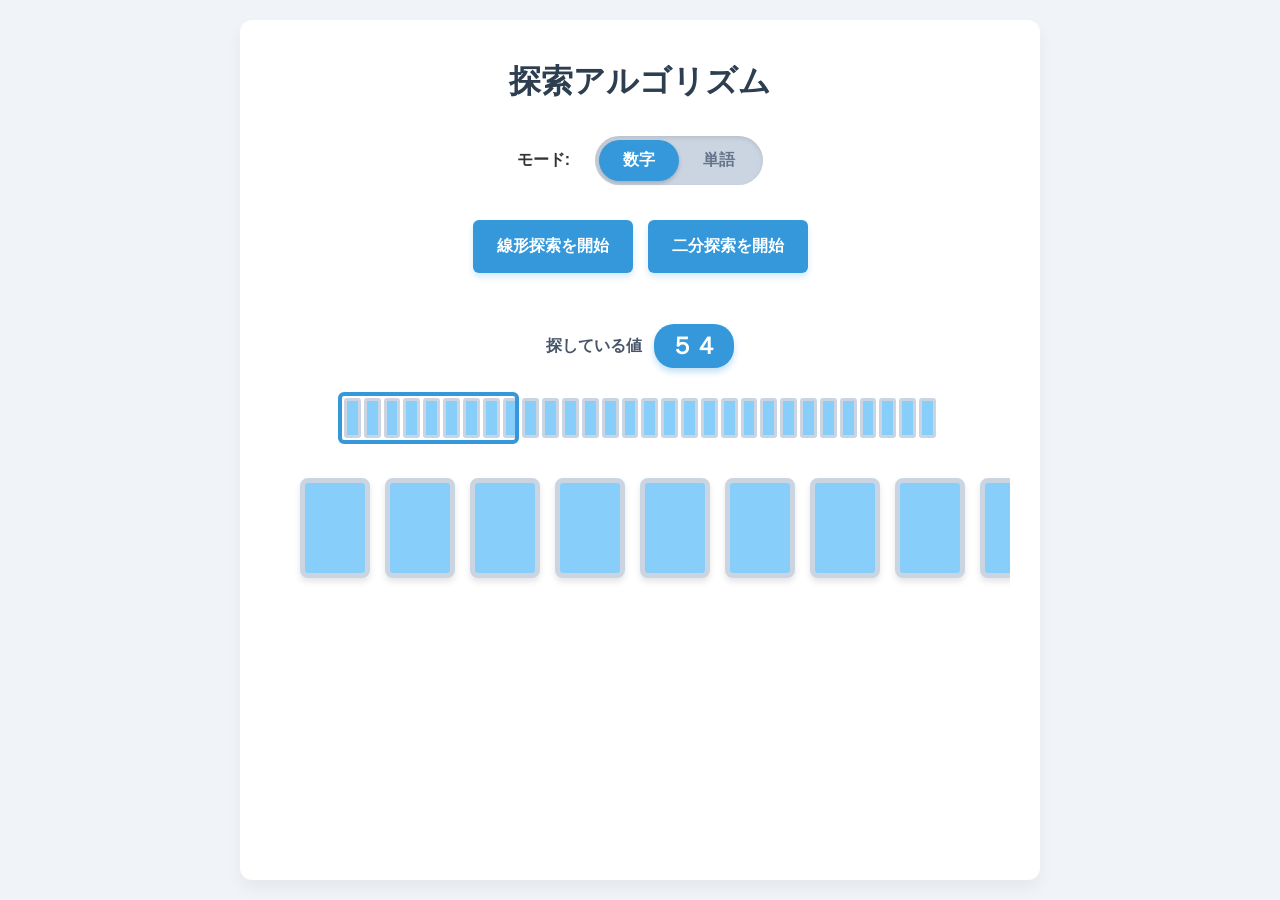
<file: algo-search/index.html>
<!DOCTYPE html>
<html lang="ja">
<head>
    <meta charset="UTF-8">
    <meta name="viewport" content="width=device-width, initial-scale=1.0">
    <title>探索アルゴリズム</title>
    <link rel="stylesheet" href="style.css">
</head>
<body>
    <div class="container">
        <h1>探索アルゴリズム</h1>
        
        <div class="header-area">
            <div class="controls" id="controls">
                <div class="control-group" id="mode-control" style="margin-bottom: 20px;">
                    <span style="font-weight: bold; margin-right: 10px; display: flex; align-items: center;">モード:</span>
                    <div class="toggle-switch">
                        <input type="radio" id="mode-number" name="mode" value="number" checked>
                        <label for="mode-number">数字</label>
                        <input type="radio" id="mode-word" name="mode" value="word">
                        <label for="mode-word">単語</label>
                        <div class="toggle-slider"></div>
                    </div>
                </div>
                <div class="control-group" id="start-controls">
                    <button id="btn-start-linear">線形探索を開始</button>
                    <button id="btn-start-binary">二分探索を開始</button>
                </div>
            </div>
            
            <div id="game-info" class="hidden" style="width: 100%;">
                <h2 id="current-algo-title" style="margin-top: 0; color: #2c3e50; margin-bottom: 15px;"></h2>
                <div class="message-box" id="guide-message">
                    <!-- ガイドメッセージがここに表示されます -->
                </div>
            </div>
        </div>

        <div id="target-area" style="text-align: center; margin: 0 0 20px 0;">
            <div class="target-badge-container">
                <span class="target-label">探している値</span>
                <span class="target-badge" id="target-value"></span>
            </div>
        </div>

        <div class="minimap-container">
            <div class="minimap-track">
                <div id="minimap-cards"></div>
                <div id="minimap-viewport-box"></div>
            </div>
        </div>

        <div class="cards-container main-view-container" id="main-view-container">
            <div id="main-cards"></div>
        </div>

        <div class="footer-area">
            <div id="result-area">
                <h2 id="result-message"></h2>
            </div>
            <div id="retry-controls" class="retry-controls hidden" style="margin-top: 15px;">
                <button id="btn-retry-diff">違う並びでもう一度</button>
                <button id="btn-retry-same">同じ並びでもう一度</button>
            </div>
        </div>
    </div>
    <script src="main.js"></script>
</body>
</html>
</file>
<file: algo-search/style.css>
/* style.css */
body {
    font-family: 'Helvetica Neue', Arial, 'Hiragino Kaku Gothic ProN', 'Hiragino Sans', Meiryo, sans-serif;
    background-color: #f0f4f8;
    margin: 0;
    padding: 20px;
    display: flex;
    justify-content: center;
    color: #333;
    min-height: 100vh;
    box-sizing: border-box;
}

.container {
    background: #ffffff;
    padding: 40px 30px;
    border-radius: 12px;
    box-shadow: 0 8px 16px rgba(0,0,0,0.05);
    max-width: 800px;
    width: 100%;
    text-align: center;
    display: flex;
    flex-direction: column;
    box-sizing: border-box;
}

h1 {
    margin-top: 0;
    margin-bottom: 20px;
    color: #2c3e50;
    flex-shrink: 0;
}

.header-area {
    min-height: 180px;
    display: flex;
    flex-direction: column;
    justify-content: center;
    align-items: center;
    margin-bottom: 20px;
}

.controls {
    display: flex;
    flex-direction: column;
    align-items: center;
    gap: 15px;
    margin-bottom: 20px;
}

.control-group {
    display: flex;
    gap: 15px;
    justify-content: center;
    align-items: center;
}

/* Toggle Switch */
.toggle-switch {
    position: relative;
    display: inline-flex;
    background-color: #cbd5e1;
    border-radius: 30px;
    padding: 4px;
    box-shadow: inset 0 2px 4px rgba(0,0,0,0.1);
}

.toggle-switch input {
    display: none;
}

.toggle-switch label {
    position: relative;
    z-index: 1;
    padding: 10px 24px;
    font-size: 16px;
    font-weight: bold;
    color: #64748b;
    cursor: pointer;
    transition: color 0.3s;
    user-select: none;
    margin: 0;
}

.toggle-switch input:checked + label {
    color: #ffffff;
}

.toggle-slider {
    position: absolute;
    top: 4px;
    left: 4px;
    height: calc(100% - 8px);
    width: calc(50% - 4px);
    background-color: #3498db;
    border-radius: 26px;
    transition: transform 0.3s cubic-bezier(0.4, 0.0, 0.2, 1);
    box-shadow: 0 2px 4px rgba(0,0,0,0.2);
}

#mode-word:checked ~ .toggle-slider {
    transform: translateX(100%);
}

button {
    padding: 16px 24px;
    margin: 0;
    font-size: 16px;
    font-weight: bold;
    cursor: pointer;
    border: none;
    border-radius: 6px;
    background-color: #3498db;
    color: white;
    transition: background-color 0.2s, transform 0.1s;
    box-shadow: 0 4px 6px rgba(52, 152, 219, 0.2);
    -webkit-appearance: none;
    appearance: none;
}


button:hover {
    background-color: #64748b;
}

button.active {
    background-color: #3498db;
    box-shadow: 0 4px 6px rgba(52, 152, 219, 0.2);
}

button.active:hover {
    background-color: #2980b9;
}

button:active {
    transform: translateY(2px);
    box-shadow: 0 2px 4px rgba(0,0,0,0.1);
}

.hidden {
    display: none !important;
}

.retry-controls {
    display: flex;
    flex-wrap: wrap;
    gap: 15px;
    justify-content: center;
}

.message-box {
    margin: 20px auto;
    padding: 20px;
    background-color: #e8f4fd;
    border-left: 5px solid #3498db;
    border-radius: 4px;
    font-size: 16px;
    line-height: 1.5;
    max-width: 600px;
    text-align: left;
}

/* Minimap */
.minimap-container {
    position: relative;
    width: 100%;
    max-width: 600px;
    margin: 0 auto 10px auto;
    height: 60px;
    flex-shrink: 0;
    padding: 10px 4px;
    box-sizing: border-box;
}

.minimap-track {
    position: relative;
    width: 100%;
    height: 100%;
    border-radius: 3px;
    overflow: visible;
}

#minimap-cards {
    display: flex;
    height: 100%;
    width: 100%;
    gap: 3px;
}

.mini-card {
    flex: 1;
    box-sizing: border-box;
    background-color: #87cefa;
    border: 3px solid #cbd5e1;
    border-radius: 3px;
    transition: background-color 0.3s, border-color 0.3s;
}

.mini-card.revealed {
    background-color: #ffffff;
}

.mini-card.grayed-out {
    background-color: #cbd5e1;
    border-color: #e2e8f0;
}

.mini-card.highlight {
    border-color: #eab308;
}

#minimap-viewport-box {
    position: absolute;
    top: 0;
    left: 0;
    height: 100%;
    box-sizing: border-box;
    pointer-events: none;
    transition: transform 0.1s, width 0.1s;
    transform-origin: left top;
    z-index: 10;
}

#minimap-viewport-box::before {
    content: "";
    position: absolute;
    top: -6px;
    bottom: -6px;
    left: -6px;
    right: -6px;
    border: 4px solid #3498db;
    border-radius: 6px;
    box-sizing: border-box;
    pointer-events: none;
}

/* Main View */
.main-view-container {
    position: relative;
    width: 100%;
    overflow-x: auto;
    overflow-y: hidden;
    padding: 20px 0;
    box-sizing: border-box;
    flex: 1;
    min-height: 180px;
    
    cursor: grab;
    user-select: none;
    -ms-overflow-style: none;
    scrollbar-width: none;
}

.main-view-container::-webkit-scrollbar {
    display: none;
}

.main-view-container:active {
    cursor: grabbing;
}

#main-cards {
    display: flex;
    gap: 15px;
    padding: 0 30px;
    width: max-content;
    margin: 0 auto;
}

/* Card */
.card-wrapper {
    width: 70px;
    height: 100px;
    perspective: 1000px;
    cursor: pointer;
}

.card {
    width: 100%;
    height: 100%;
    position: relative;
    transition: transform 0.6s;
    transform-style: preserve-3d;
}

.card.flipped {
    transform: rotateY(180deg);
}

.card-face {
    position: absolute;
    width: 100%;
    height: 100%;
    backface-visibility: hidden;
    border-radius: 8px;
    box-shadow: 0 4px 6px rgba(0,0,0,0.1);
    display: flex;
    align-items: center;
    justify-content: center;
    font-size: 24px;
    font-weight: bold;
    user-select: none;
    border: 5px solid #cbd5e1;
    box-sizing: border-box;
    transition: background-color 0.3s, border-color 0.3s, color 0.3s;
}

.card-front {
    background-color: #87cefa;
    border-color: #cbd5e1;
}

.card-back {
    background-color: #fff;
    color: #334155;
    transform: rotateY(180deg);
}

/* Grayed out (inactive) */
.card-wrapper.grayed-out .card-front {
    background-color: #cbd5e1;
    border-color: #e2e8f0;
}
.card-wrapper.grayed-out .card-back {
    background-color: #cbd5e1;
    border-color: #94a3b8;
    color: #64748b;
}

/* Highlight (Binary search next target or comparison) */
.card-wrapper.highlight .card-face {
    border-color: #eab308;
}

/* Shake Animation */
@keyframes shake {
    0%, 100% { transform: translateX(0); }
    20%, 60% { transform: translateX(-10px); }
    40%, 80% { transform: translateX(10px); }
}

.card-wrapper.shake {
    animation: shake 0.4s ease-in-out;
}

.footer-area {
    min-height: 100px;
    display: flex;
    flex-direction: column;
    justify-content: center;
    align-items: center;
    flex-shrink: 0;
}

#result-message {
    text-align: center;
    font-size: 24px;
    font-weight: bold;
    color: #e74c3c;
    margin: 0;
}

/* Target Badge */
.target-badge-container {
    display: flex;
    align-items: center;
    justify-content: center;
    gap: 12px;
}

.target-label {
    font-size: 16px;
    font-weight: bold;
    color: #475569;
}

.target-badge {
    background-color: #3498db;
    color: white;
    padding: 6px 16px;
    border-radius: 20px;
    font-size: 24px;
    font-weight: bold;
    box-shadow: 0 4px 6px rgba(52, 152, 219, 0.3);
    display: inline-block;
}
</file>
